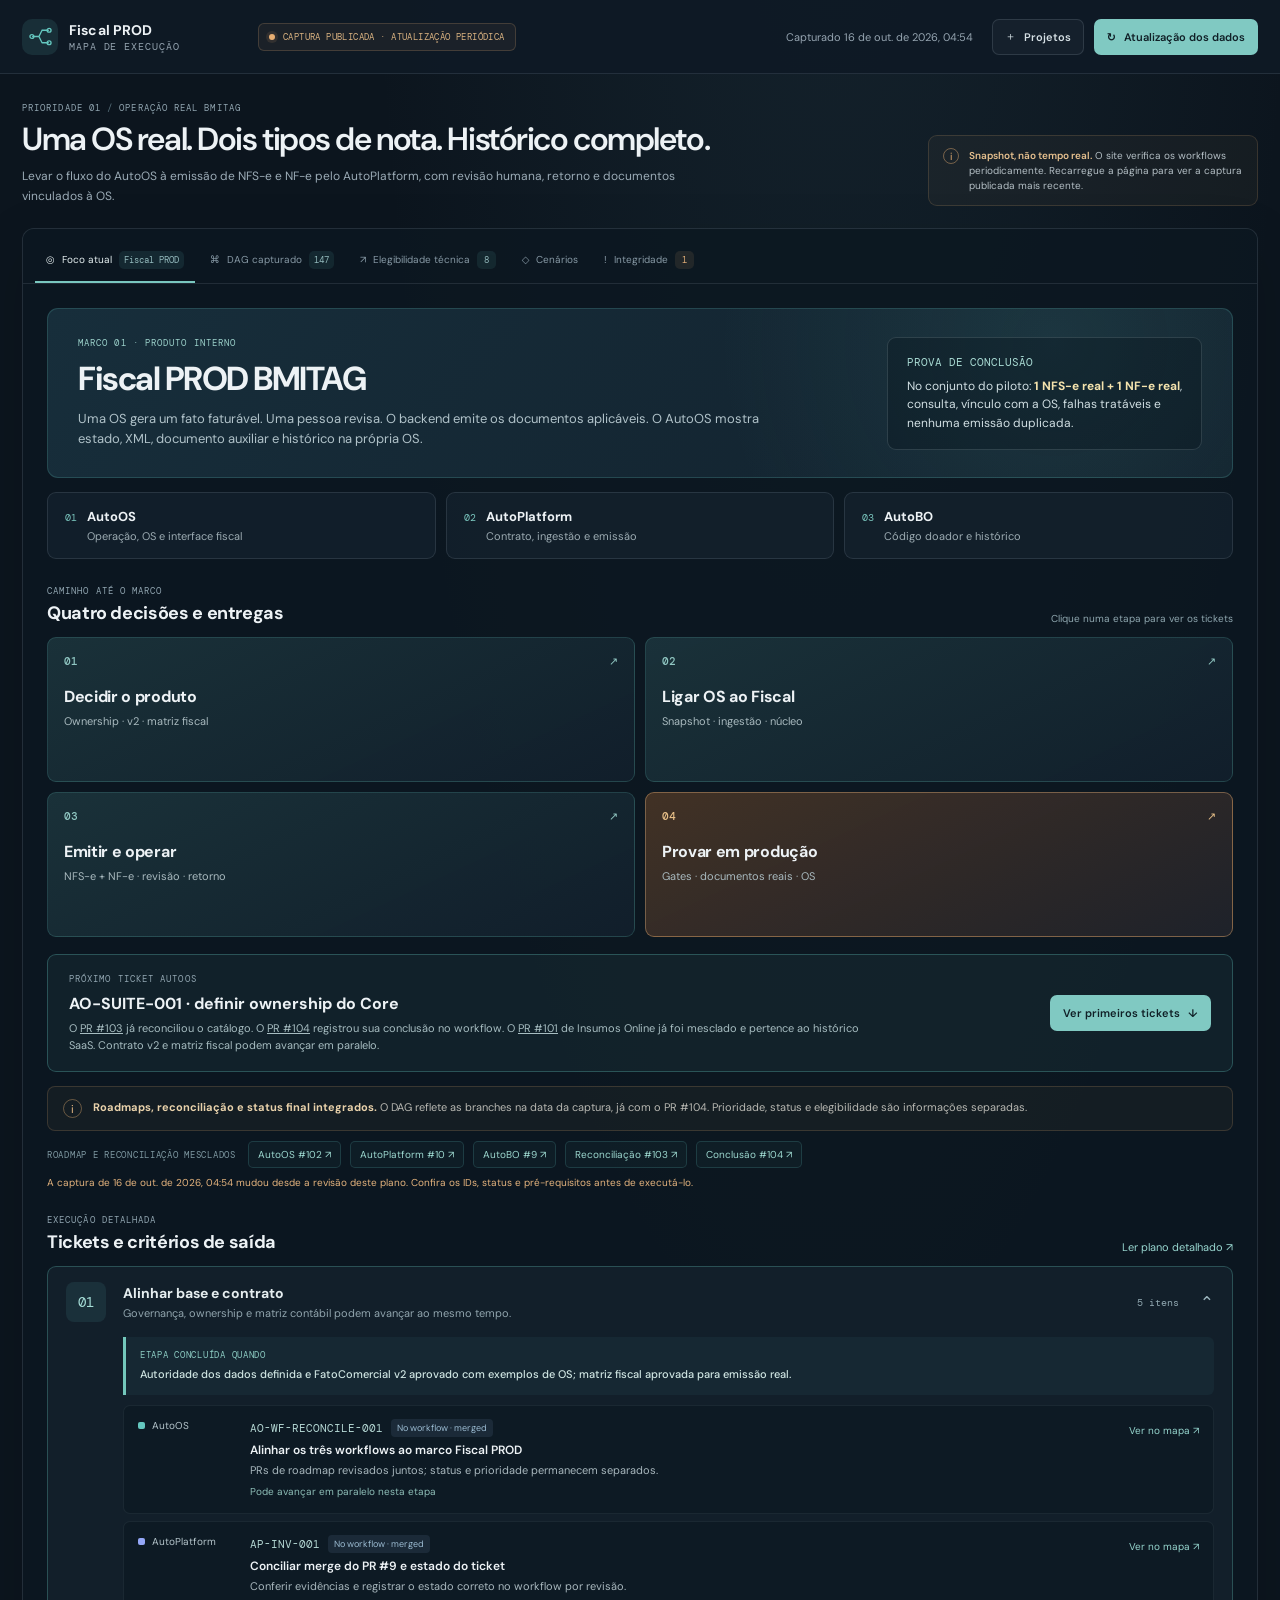
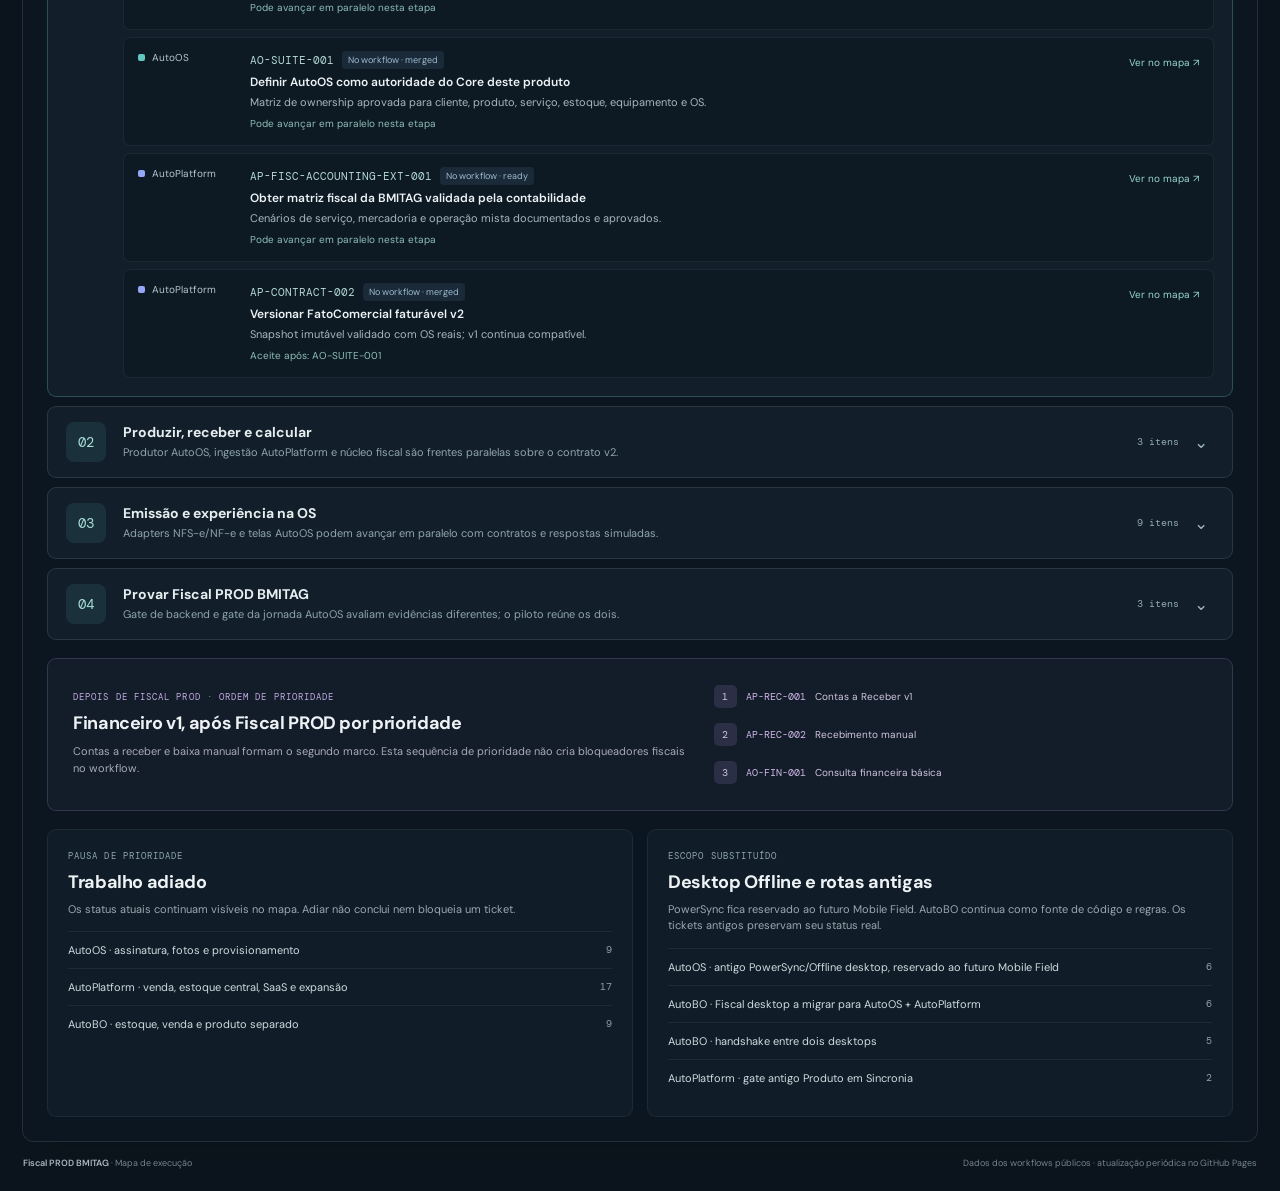
<file: workflow/index.html>
<!doctype html>
<html lang="pt-BR">
<head>
  <meta charset="utf-8">
  <meta name="viewport" content="width=device-width, initial-scale=1">
  <meta name="theme-color" content="#101b29">
  <title>Fiscal PROD BMITAG · Mapa de execução</title>
  <link rel="stylesheet" href="./styles.css?v=20260929-5">
</head>
<body>
  <header class="topbar">
    <a class="brand" href="#inicio" aria-label="Execution Map, início">
      <span class="brand-mark" aria-hidden="true"><svg viewBox="0 0 32 32"><path d="M6 16h8M18 8h8M18 24h8M14 16l4-8m-4 8 4 8"/><circle cx="5" cy="16" r="2.5"/><circle cx="27" cy="8" r="2.5"/><circle cx="27" cy="24" r="2.5"/></svg></span>
      <span><strong>Fiscal PROD</strong><small>mapa de execução</small></span>
    </a>
    <div class="capture-badge"><span class="live-dot"></span><span>CAPTURA PUBLICADA · ATUALIZAÇÃO PERIÓDICA</span></div>
    <div class="top-actions">
      <span id="captured-at" class="capture-time">Lendo captura…</span>
      <button id="manage-projects" class="button button-secondary" type="button" aria-haspopup="dialog"><span aria-hidden="true">＋</span> Projetos</button>
      <button id="refresh-snapshot" class="button button-primary" type="button" title="Entender quando os dados são atualizados"><span aria-hidden="true">↻</span> Atualização dos dados</button>
    </div>
  </header>

  <main id="inicio">
    <section class="intro">
      <div>
        <p class="eyebrow">PRIORIDADE 01 <span> / </span> OPERAÇÃO REAL BMITAG</p>
        <h1>Uma OS real. Dois tipos de nota. Histórico completo.</h1>
        <p class="intro-copy">Levar o fluxo do AutoOS à emissão de NFS-e e NF-e pelo AutoPlatform, com revisão humana, retorno e documentos vinculados à OS.</p>
      </div>
      <div class="capture-note"><span class="note-icon" aria-hidden="true">i</span><span><strong>Snapshot, não tempo real.</strong> O site verifica os workflows periodicamente. Recarregue a página para ver a captura publicada mais recente.</span></div>
    </section>

    <section class="metric-grid" aria-label="Resumo da captura">
      <article class="metric-card metric-total"><span class="metric-icon" aria-hidden="true">⌘</span><div><strong id="total-tickets">—</strong><span>tickets na captura</span></div><small id="repo-count">3 repositórios</small></article>
      <article class="metric-card"><span class="metric-icon metric-green" aria-hidden="true">✓</span><div><strong id="completed-count">—</strong><span>concluídos · merged</span></div><small>estado declarado</small></article>
      <article class="metric-card"><span class="metric-icon metric-blue" aria-hidden="true">↗</span><div><strong id="eligible-count">—</strong><span>liberados tecnicamente</span></div><small>não indica prioridade</small></article>
      <article class="metric-card"><span class="metric-icon metric-orange" aria-hidden="true">◷</span><div><strong id="waiting-count">—</strong><span>ready · aguardando deps</span></div><small>blockers ainda não merged</small></article>
      <article class="metric-card"><span class="metric-icon metric-red" aria-hidden="true">!</span><div><strong id="manual-blocked-count">—</strong><span>blocked no workflow</span></div><small>decisão humana / externa</small></article>
    </section>

    <section class="workspace plan-mode" aria-label="Plano e mapa de execução">
      <aside class="filter-panel" aria-label="Busca e filtros">
        <div class="panel-heading"><div><span class="eyebrow">EXPLORAR</span><h2>Filtros</h2></div><button id="clear-filters" class="text-button" type="button">Limpar</button></div>
        <label class="search-field"><span aria-hidden="true">⌕</span><span class="sr-only">Buscar por ID ou título</span><input id="search" type="search" placeholder="ID ou trecho do título" autocomplete="off"></label>
        <p class="filter-label">REPOSITÓRIO</p>
        <div id="repo-filters" class="check-list"></div>
        <label class="select-label" for="status-filter">Estado no workflow</label>
        <select id="status-filter"><option value="all">Todos os estados</option></select>
        <label class="select-label" for="situation-filter">Situação calculada</label>
        <select id="situation-filter">
          <option value="all">Todas as situações</option>
          <option value="eligible">Pode começar agora</option>
          <option value="waiting">Aguardando dependências</option>
          <option value="manual-blocked">Bloqueio humano / externo</option>
          <option value="in-progress">Em andamento</option>
          <option value="in-review">Em revisão</option>
          <option value="completed">Concluído</option>
          <option value="data-error">Com erro de dados</option>
          <option value="unknown">Estado desconhecido</option>
        </select>
        <div class="result-count"><span id="result-count">—</span><span>tickets correspondem</span></div>
        <div class="mini-legend">
          <p class="filter-label">ESTADO DECLARADO</p>
          <span><i class="legend-dot ready"></i> ready</span><span><i class="legend-dot progress"></i> em curso / review</span><span><i class="legend-dot merged"></i> merged</span><span><i class="legend-dot blocked"></i> blocked</span><span><i class="legend-dot unknown"></i> desconhecido</span>
        </div>
      </aside>

      <section class="map-column" aria-label="Grafo de execução">
        <div class="view-tabs" role="tablist" aria-label="Visão do mapa">
          <button class="view-tab active" id="tab-plan" role="tab" aria-selected="true" aria-controls="plan-view" type="button" data-view="plan"><span aria-hidden="true">◎</span> Foco atual <span class="tab-count">Fiscal PROD</span></button>
          <button class="view-tab" id="tab-map" role="tab" aria-selected="false" aria-controls="map-view" type="button" data-view="map"><span aria-hidden="true">⌘</span> DAG capturado <span id="graph-total" class="tab-count">—</span></button>
          <button class="view-tab" id="tab-ready" role="tab" aria-selected="false" aria-controls="ready-view" type="button" data-view="ready"><span aria-hidden="true">↗</span> Elegibilidade técnica <span id="ready-total" class="tab-count">—</span></button>
          <button class="view-tab" id="tab-scenarios" role="tab" aria-selected="false" aria-controls="scenario-view" type="button" data-view="scenarios"><span aria-hidden="true">◇</span> Cenários</button>
          <button class="view-tab" id="tab-integrity" role="tab" aria-selected="false" aria-controls="integrity-view" type="button" data-view="integrity"><span aria-hidden="true">!</span> Integridade <span id="issue-total" class="tab-count warning-count">—</span></button>
        </div>

        <div id="plan-view" class="tab-panel active" role="tabpanel" aria-labelledby="tab-plan">
          <div class="plan-hero"><div><p class="eyebrow">MARCO 01 · PRODUTO INTERNO</p><h2>Fiscal PROD BMITAG</h2><p>Uma OS gera um fato faturável. Uma pessoa revisa. O backend emite os documentos aplicáveis. O AutoOS mostra estado, XML, documento auxiliar e histórico na própria OS.</p></div><div class="plan-hero-side"><strong>Prova de conclusão</strong><span>No conjunto do piloto: <b>1 NFS-e real + 1 NF-e real</b>, consulta, vínculo com a OS, falhas tratáveis e nenhuma emissão duplicada.</span></div></div>
          <div class="role-strip" aria-label="Papel de cada repositório"><div><span>01</span><strong>AutoOS</strong><small>Operação, OS e interface fiscal</small></div><div><span>02</span><strong>AutoPlatform</strong><small>Contrato, ingestão e emissão</small></div><div><span>03</span><strong>AutoBO</strong><small>Código doador e histórico</small></div></div>
          <section class="plan-route-section"><div class="plan-section-heading"><div><p class="eyebrow">CAMINHO ATÉ O MARCO</p><h3>Quatro decisões e entregas</h3></div><span class="route-hint">Clique numa etapa para ver os tickets</span></div><div id="plan-route" class="plan-route"></div></section>
          <div class="plan-now"><div><p class="eyebrow">PRÓXIMO TICKET AUTOOS</p><h3>AO-SUITE-001 · definir ownership do Core</h3><p>O <a href="https://github.com/ph66ng2/AutoOs/pull/103" target="_blank" rel="noreferrer">PR #103</a> já reconciliou o catálogo. O <a href="https://github.com/ph66ng2/AutoOs/pull/104" target="_blank" rel="noreferrer">PR #104</a> registrou sua conclusão no workflow. O <a href="https://github.com/ph66ng2/AutoOs/pull/101" target="_blank" rel="noreferrer">PR #101</a> de Insumos Online já foi mesclado e pertence ao histórico SaaS. Contrato v2 e matriz fiscal podem avançar em paralelo.</p></div><button type="button" id="open-first-phase" class="button button-primary">Ver primeiros tickets <span aria-hidden="true">↓</span></button></div>
          <div class="plan-rule"><span aria-hidden="true">i</span><p><strong>Roadmaps, reconciliação e status final integrados.</strong> O DAG reflete as branches na data da captura, já com o PR #104. Prioridade, status e elegibilidade são informações separadas.</p></div>
          <div class="plan-prs" aria-label="Pull requests do roadmap"><span>ROADMAP E RECONCILIAÇÃO MESCLADOS</span><a href="https://github.com/ph66ng2/AutoOs/pull/102" target="_blank" rel="noreferrer">AutoOS #102 ↗</a><a href="https://github.com/ph66ng2/AutoPlatform/pull/10" target="_blank" rel="noreferrer">AutoPlatform #10 ↗</a><a href="https://github.com/ph66ng2/AutoBO/pull/9" target="_blank" rel="noreferrer">AutoBO #9 ↗</a><a href="https://github.com/ph66ng2/AutoOs/pull/103" target="_blank" rel="noreferrer">Reconciliação #103 ↗</a><a href="https://github.com/ph66ng2/AutoOs/pull/104" target="_blank" rel="noreferrer">Conclusão #104 ↗</a></div>
          <p id="plan-snapshot-note" class="plan-snapshot-note">Conferindo versão do plano e da captura…</p>
          <div class="plan-section-heading" id="plan-details"><div><p class="eyebrow">EXECUÇÃO DETALHADA</p><h3>Tickets e critérios de saída</h3></div><a href="./PLANO-FISCAL-PROPOSTO.md" target="_blank" rel="noreferrer">Ler plano detalhado ↗</a></div>
          <div id="plan-phases" class="plan-phases"></div>
          <div id="plan-next" class="plan-next"></div>
          <div class="plan-bottom-grid"><section><p class="eyebrow">PAUSA DE PRIORIDADE</p><h3>Trabalho adiado</h3><p>Os status atuais continuam visíveis no mapa. Adiar não conclui nem bloqueia um ticket.</p><div id="plan-deferred"></div></section><section><p class="eyebrow">ESCOPO SUBSTITUÍDO</p><h3>Desktop Offline e rotas antigas</h3><p>PowerSync fica reservado ao futuro Mobile Field. AutoBO continua como fonte de código e regras. Os tickets antigos preservam seu status real.</p><div id="plan-superseded"></div></section></div>
        </div>

        <div id="map-view" class="tab-panel" role="tabpanel" aria-labelledby="tab-map" hidden>
          <div class="map-toolbar">
            <div class="map-caption"><span class="caption-mark" aria-hidden="true">↔</span><div><strong>Predecessores à esquerda · sucessores à direita</strong><small id="map-caption">Cada seta confirmada vem de blockedBy.</small></div></div>
            <div class="zoom-controls" aria-label="Controles do mapa">
              <button id="zoom-out" type="button" aria-label="Diminuir zoom" title="Diminuir zoom">−</button><button id="zoom-in" type="button" aria-label="Aumentar zoom" title="Aumentar zoom">+</button><button id="fit-map" type="button" aria-label="Enquadrar tudo" title="Enquadrar tudo">⤢ <span>Enquadrar</span></button><button id="reset-map" type="button" aria-label="Voltar ao estado inicial" title="Voltar ao estado inicial">↺ <span>Início</span></button>
            </div>
          </div>
          <div id="demo-banner" class="demo-banner hidden" role="status"><span>◇</span><div><strong id="demo-title">Cenário de demonstração</strong><small id="demo-description"></small></div><button id="return-real" class="button button-secondary" type="button">Voltar à captura</button></div>
          <div class="graph-viewport" id="graph-viewport" aria-label="Área interativa do grafo; arraste para mover e use a roda para zoom">
            <svg id="graph" role="group" aria-label="Tickets conectados por dependências confirmadas" xmlns="http://www.w3.org/2000/svg">
              <defs>
                <marker id="arrow-confirmed" viewBox="0 0 10 10" refX="9" refY="5" markerWidth="7" markerHeight="7" orient="auto-start-reverse"><path d="M0 0L10 5L0 10z" class="arrow-confirmed"/></marker>
                <marker id="arrow-suggested" viewBox="0 0 10 10" refX="9" refY="5" markerWidth="7" markerHeight="7" orient="auto-start-reverse"><path d="M0 0L10 5L0 10z" class="arrow-suggested"/></marker>
              </defs>
              <g id="graph-content"></g>
            </svg>
            <div id="empty-map" class="empty-state hidden"><span aria-hidden="true">⌕</span><strong>Nenhum ticket corresponde</strong><p>Limpe os filtros ou tente outro termo.</p></div>
          </div>
          <div class="graph-legend" aria-label="Legenda de linhas e marcadores">
            <span><i class="line-sample"></i> dependência confirmada · conta para liberação</span><span><i class="line-sample suggested-line"></i> relação sugerida · não conta para liberação</span><span class="legend-direction">seta = bloqueador → ticket dependente</span>
          </div>
          <div class="graph-foot"><span id="context-note">Arraste para mover · roda / pinça para zoom · selecione um nó para focar.</span><span id="integrity-summary">Verificando integridade…</span></div>
        </div>

        <div id="ready-view" class="tab-panel" role="tabpanel" aria-labelledby="tab-ready" hidden>
          <div class="list-intro"><div><p class="eyebrow">STATUS + DEPENDÊNCIAS, SEM PRIORIDADE AUTOMÁTICA</p><h2>Liberação técnica</h2><p id="ready-note">Elegibilidade calculada pelas regras do workflow. A prioridade de execução é uma decisão separada.</p></div><span id="ready-list-count" class="large-count">—</span></div>
          <div id="ready-groups" class="ready-groups"></div>
        </div>

        <div id="scenario-view" class="tab-panel" role="tabpanel" aria-labelledby="tab-scenarios" hidden>
          <div class="list-intro"><div><p class="eyebrow">FIXTURES LOCAIS · NÃO ALTERAM OS WORKFLOWS</p><h2>Demonstração de dependências</h2><p>Carregue um exemplo para ver o grafo e o cálculo mudarem a partir dos dados, sem IDs tratados especialmente pelo produto.</p></div><span class="large-count">7</span></div>
          <div class="scenario-layout"><div id="scenario-list" class="scenario-list" role="list"></div><div id="scenario-notes" class="scenario-notes"></div></div>
        </div>

        <div id="integrity-view" class="tab-panel" role="tabpanel" aria-labelledby="tab-integrity" hidden>
          <div class="list-intro"><div><p class="eyebrow">VALIDAÇÃO DA CAPTURA</p><h2>Integridade e origem</h2><p>Falhas não removem silenciosamente os dados dos outros repositórios. Sugestões entre repositórios ficam separadas.</p></div><span id="integrity-count-large" class="large-count">—</span></div>
          <div id="integrity-list" class="integrity-list"></div>
          <section class="source-section"><div class="section-title"><div><p class="eyebrow">VERSÃO POR FONTE</p><h3>Commits lidos</h3></div><span id="freshness-label" class="freshness-label">Snapshot local</span></div><div id="source-list" class="source-list"></div></section>
          <section class="suggestion-section"><div class="section-title"><div><p class="eyebrow">NÃO BLOQUEIA NEM LIBERA</p><h3>Relações sugeridas</h3></div><span id="suggestion-count" class="soft-badge">—</span></div><div id="suggestion-list" class="suggestion-list"></div></section>
        </div>
      </section>

      <aside class="detail-panel" aria-label="Detalhes do ticket">
        <div id="detail-empty" class="detail-empty"><div class="detail-empty-icon" aria-hidden="true">⌖</div><span class="eyebrow">DETALHES DO TICKET</span><h2>Selecione um nó</h2><p>Veja o estado declarado, a situação calculada, o que ele espera e o que libera.</p><div class="detail-hint"><kbd>Enter</kbd><span>também abre um ticket focado</span></div></div>
        <div id="detail-content" class="detail-content hidden"></div>
      </aside>
    </section>

    <footer class="page-footer"><span><strong>Fiscal PROD BMITAG</strong> · Mapa de execução</span><span>Dados dos workflows públicos · atualização periódica no GitHub Pages</span></footer>
  </main>

  <dialog id="projects-dialog" class="projects-dialog" aria-labelledby="projects-title">
    <form method="dialog" class="dialog-top"><div><p class="eyebrow">SIMULAÇÃO LOCAL</p><h2 id="projects-title">Projetos conectados</h2><p>Estes campos mostram a jornada futura. Não há login nem alteração de configuração no GitHub.</p></div><button class="close-button" value="close" aria-label="Fechar">×</button></form>
    <div class="simulation-callout"><span aria-hidden="true">◇</span><span>Seleção de repositórios simulada com as três fontes desta captura. Cada linha pode pertencer a Empresa ou Pessoal. Nenhum outro repositório é importado automaticamente.</span></div>
    <div id="project-config-list" class="project-config-list"></div>
    <div class="dialog-actions"><span id="project-save-status">Alterações ficam só nesta sessão.</span><button id="save-project-config" class="button button-primary" type="button">Salvar simulação</button></div>
  </dialog>

  <dialog id="snapshot-dialog" class="projects-dialog short-dialog" aria-labelledby="snapshot-title">
    <form method="dialog" class="dialog-top"><div><p class="eyebrow">ATUALIZAÇÃO PERIÓDICA</p><h2 id="snapshot-title">Quando os tickets aparecem?</h2><p>Uma rotina do GitHub verifica os workflows a cada 30 minutos e publica uma nova captura quando os dados mudam.</p></div><button class="close-button" value="close" aria-label="Fechar">×</button></form>
    <ol class="command-steps"><li>O ticket precisa estar registrado na branch acompanhada de seu repositório: <code>AutoOs/feature</code>, <code>AutoBO/main</code> ou <code>AutoPlatform/main</code>.</li><li>A rotina relê os três arquivos e publica o novo snapshot após detectar mudança.</li><li>Recarregue esta página para ver os dados publicados. A fila do GitHub Pages pode acrescentar alguns minutos.</li></ol>
    <p class="simulation-callout"><span aria-hidden="true">i</span><span>O plano Fiscal PROD é editorial: mudanças nos tickets atualizam o DAG e os estados capturados, mas a recomendação de prioridade precisa de revisão humana.</span></p>
  </dialog>

  <script type="module" src="./app.js?v=20260930-4"></script>
</body>
</html>
</file>
<file: workflow/styles.css>
@import url('https://fonts.googleapis.com/css2?family=DM+Mono:wght@400;500&family=DM+Sans:wght@400;500;600;700&display=swap');
:root {
  color-scheme: dark;
  --ink: #edf2f5;
  --muted: #95a4b0;
  --subtle: #667683;
  --bg: #0c151e;
  --bar: #101b26;
  --panel: #121f2b;
  --panel-raised: #172532;
  --line: rgba(190, 207, 219, .12);
  --soft-line: rgba(190, 207, 219, .075);
  --mint: #64c7bf;
  --blue: #90bbec;
  --amber: #e7ae72;
  --violet: #c1a2ee;
  --red: #e28a91;
  --green: #7dc09a;
  --repo: #64c7bf;
  font-family: 'DM Sans', Inter, ui-sans-serif, system-ui, sans-serif;
  font-synthesis: none;
  text-rendering: optimizeLegibility;
}
* { box-sizing: border-box; }
html { min-width: 360px; background: var(--bg); }
body { margin: 0; color: var(--ink); background: radial-gradient(ellipse at 65% -15%, rgba(60, 99, 113, .18), transparent 40%), var(--bg); }
button, input, select { font: inherit; color: inherit; }
button { cursor: pointer; }
button:focus-visible, a:focus-visible, input:focus-visible, select:focus-visible, summary:focus-visible, [tabindex="0"]:focus-visible { outline: 2px solid #83c9c3; outline-offset: 3px; }
a { color: inherit; }
.sr-only { position: absolute; width: 1px; height: 1px; padding: 0; margin: -1px; overflow: hidden; clip: rect(0,0,0,0); white-space: nowrap; border: 0; }
.topbar { min-height: 74px; padding: 0 36px; display: flex; align-items: center; gap: 26px; border-bottom: 1px solid var(--line); background: rgba(15, 26, 37, .92); }
.brand { display: flex; align-items: center; gap: 11px; text-decoration: none; min-width: 220px; }
.brand-mark { display: grid; place-items: center; width: 36px; height: 36px; border-radius: 10px; background: rgba(100, 199, 191, .12); color: var(--mint); }
.brand-mark svg { width: 25px; height: 25px; fill: none; stroke: currentColor; stroke-width: 1.7; stroke-linecap: round; stroke-linejoin: round; }
.brand strong { display: block; font-size: 14px; letter-spacing: .01em; }
.brand small { display: block; margin-top: 1px; color: var(--muted); font: 10px 'DM Mono', monospace; letter-spacing: .09em; text-transform: uppercase; }
.capture-badge { display: flex; align-items: center; gap: 8px; padding: 7px 10px; color: #d9b280; border: 1px solid rgba(231, 174, 114, .2); border-radius: 6px; background: rgba(231, 174, 114, .06); font: 9px 'DM Mono', monospace; letter-spacing: .045em; white-space: nowrap; }
.live-dot { width: 6px; height: 6px; border-radius: 50%; background: var(--amber); box-shadow: 0 0 0 3px rgba(231,174,114,.11); }
.top-actions { margin-left: auto; display: flex; align-items: center; gap: 10px; }
.capture-time { margin-right: 9px; color: var(--muted); font-size: 11px; white-space: nowrap; }
.button { display: inline-flex; align-items: center; justify-content: center; gap: 8px; min-height: 36px; padding: 0 12px; border: 1px solid transparent; border-radius: 7px; font-size: 11px; font-weight: 600; transition-property: color, background-color, border-color, scale; transition-duration: 140ms; }
.button:active { scale: .96; }
.button-primary { color: #102027; background: #80c9c2; }
.button-primary:hover { background: #a0dbd5; }
.button-secondary { color: #d5dfe4; border-color: rgba(185, 205, 216, .15); background: rgba(207, 225, 233, .035); }
.button-secondary:hover { border-color: rgba(185, 205, 216, .28); background: rgba(207, 225, 233, .08); }
main { max-width: 1840px; margin: 0 auto; padding: 28px 36px 22px; }
.intro { display: flex; align-items: flex-end; justify-content: space-between; gap: 30px; margin-bottom: 22px; }
.eyebrow { margin: 0 0 8px; color: #91a5b0; font: 9px 'DM Mono', monospace; letter-spacing: .12em; text-transform: uppercase; }
.intro .eyebrow span { color: #59717c; }
h1 { margin: 0; font-size: clamp(24px, 2.5vw, 32px); letter-spacing: -.045em; font-weight: 600; line-height: 1.12; }
.intro-copy { margin: 9px 0 0; max-width: 660px; color: #9babb6; font-size: 12px; line-height: 1.65; }
.capture-note { display: flex; align-items: flex-start; gap: 10px; max-width: 330px; padding: 12px 14px; border: 1px solid rgba(231, 174, 114, .17); border-radius: 9px; color: #b4bfc5; background: rgba(231, 174, 114, .045); font-size: 10px; line-height: 1.5; }
.capture-note strong { color: #e7c18f; font-weight: 600; }
.note-icon { flex: 0 0 auto; display: grid; place-items: center; width: 16px; height: 16px; border: 1px solid rgba(231,174,114,.45); border-radius: 50%; color: var(--amber); font-size: 10px; }
.metric-grid { display: none; grid-template-columns: repeat(5,minmax(135px,1fr)); gap: 10px; margin-bottom: 16px; }
body.show-capture-metrics .metric-grid { display: grid; }
.metric-card { position: relative; display: flex; align-items: center; gap: 12px; min-height: 78px; padding: 14px 15px; border: 1px solid var(--soft-line); border-radius: 10px; background: linear-gradient(140deg, rgba(23, 37, 50, .96), rgba(16, 28, 40, .96)); }
.metric-icon { display: grid; place-items: center; flex: 0 0 33px; height: 33px; border-radius: 9px; color: #becbd3; background: rgba(194, 213, 222, .075); font-size: 16px; }
.metric-green { color: var(--green); background: rgba(125,192,154,.1); }
.metric-blue { color: var(--blue); background: rgba(144,187,236,.1); }
.metric-orange { color: var(--amber); background: rgba(231,174,114,.1); }
.metric-red { color: var(--red); background: rgba(226,138,145,.1); }
.metric-card strong { display: block; font-size: 22px; font-weight: 600; line-height: 1; font-variant-numeric: tabular-nums; }
.metric-card div span { display: block; margin-top: 4px; color: #b2bec6; font-size: 10px; }
.metric-card > small { margin-left: auto; align-self: flex-start; color: #70818d; font-size: 9px; white-space: nowrap; }
.workspace { display: grid; grid-template-columns: 220px minmax(450px,1fr) 315px; align-items: start; min-height: 800px; border: 1px solid var(--line); border-radius: 12px; overflow: hidden; background: rgba(16, 27, 38, .68); box-shadow: 0 20px 60px rgba(0,0,0,.13); }
.filter-panel, .detail-panel { position: sticky; top: 0; min-height: 800px; align-self: stretch; background: rgba(18, 31, 43, .83); }
.filter-panel { padding: 20px 15px 17px; border-right: 1px solid var(--line); }
.panel-heading { display: flex; justify-content: space-between; align-items: flex-end; margin-bottom: 16px; }
.panel-heading .eyebrow { margin-bottom: 4px; }
.panel-heading h2 { margin: 0; font-size: 15px; font-weight: 600; }
.text-button { padding: 3px 0; border: 0; color: #89c9c4; background: transparent; font-size: 10px; }
.text-button:hover { color: #b5eeea; text-decoration: underline; }
.search-field { display: flex; align-items: center; gap: 8px; min-height: 37px; padding: 0 10px; border: 1px solid rgba(190,207,219,.14); border-radius: 7px; color: #90a3ad; background: rgba(6, 16, 25, .38); }
.search-field > span:first-child { font-size: 18px; line-height: 1; }
.search-field input { width: 100%; min-width: 0; border: 0; outline: 0; color: var(--ink); background: transparent; font-size: 10px; }
.search-field input::placeholder { color: #71828d; }
.filter-label { margin: 22px 0 9px; color: #7f929d; font: 9px 'DM Mono',monospace; letter-spacing: .11em; }
.check-list { display: grid; gap: 3px; }
.check-row { display: flex; align-items: center; gap: 8px; min-height: 31px; color: #cad4da; cursor: pointer; }
.check-row input, .project-included input { width: 14px; height: 14px; margin: 0; accent-color: #70bbb5; }
.repo-swatch { display: inline-block; flex: 0 0 8px; width: 8px; height: 8px; border-radius: 3px; background: var(--repo); box-shadow: 0 0 0 3px color-mix(in srgb, var(--repo) 16%, transparent); }
.check-name { flex: 1; font-size: 10px; }
.check-row small { color: #73838d; font: 9px 'DM Mono',monospace; }
.select-label { display: block; margin: 18px 0 6px; color: #aab7bf; font-size: 10px; }
.filter-panel select, .project-config-fields select, .project-config-fields input { width: 100%; min-height: 35px; padding: 0 9px; border: 1px solid rgba(190,207,219,.13); border-radius: 6px; color: #dce3e7; background-color: #121f2b; font-size: 10px; }
.filter-panel select option, .project-config-fields select option { background: #13202b; }
.result-count { display: flex; gap: 5px; margin-top: 17px; padding: 9px 0 11px; border-top: 1px solid var(--soft-line); color: #8798a3; font-size: 9px; }
.result-count span:first-child { color: #d8e2e6; font: 11px 'DM Mono', monospace; }
.mini-legend { display: grid; grid-template-columns: 1fr; gap: 8px; padding-top: 5px; color: #9daab2; font-size: 9px; }
.mini-legend .filter-label { margin: 10px 0 2px; }
.mini-legend span { display: flex; align-items: center; gap: 7px; }
.legend-dot { display: inline-block; width: 8px; height: 8px; border-radius: 3px; background: #7c9cae; }
.legend-dot.ready { background: var(--blue); }
.legend-dot.progress { background: var(--amber); }
.legend-dot.merged { background: var(--green); }
.legend-dot.blocked { background: var(--red); }
.legend-dot.unknown { background: #9ba5ad; }
.map-column { min-width: 0; background: rgba(11, 20, 29, .45); }
.view-tabs { display: flex; gap: 4px; min-height: 55px; padding: 9px 12px 0; border-bottom: 1px solid var(--line); overflow-x: auto; scrollbar-width: thin; }
.view-tab { display: inline-flex; flex: 0 0 auto; align-items: center; gap: 7px; min-height: 45px; padding: 0 11px; border: 0; border-bottom: 2px solid transparent; color: #8799a5; background: transparent; font-size: 10px; transition-property: color,border-color; transition-duration: 130ms; }
.view-tab:hover { color: #dae4e8; }
.view-tab.active { border-bottom-color: #79c7bf; color: #e6f0f1; }
.tab-count { display: inline-grid; place-items: center; min-width: 19px; height: 18px; padding: 0 5px; border-radius: 5px; color: #93b9bc; background: rgba(100, 199, 191, .1); font: 9px 'DM Mono',monospace; }
.warning-count { color: #e0ad77; background: rgba(231,174,114,.1); }
.tab-panel[hidden] { display: none !important; }
.workspace.plan-mode { display: block; min-height: 0; }
.workspace.plan-mode > .filter-panel, .workspace.plan-mode > .detail-panel { display: none; }
.workspace.plan-mode > .map-column { width: 100%; }
#plan-view { padding: 24px; }
.plan-hero { display: grid; grid-template-columns: minmax(0,1fr) minmax(240px,315px); gap: 30px; align-items: center; min-height: 170px; padding: 26px 30px; border: 1px solid rgba(100,199,191,.2); border-radius: 11px; background: radial-gradient(circle at 85% 20%,rgba(100,199,191,.11),transparent 33%),linear-gradient(130deg,#172e3b,#12212d); }
.plan-hero .eyebrow { color: #9cd2cb; }
.plan-hero h2 { margin: 0; font-size: clamp(24px,2.6vw,34px); letter-spacing: -.045em; }
.plan-hero p:last-child { max-width: 690px; margin: 9px 0 0; color: #b0c2c9; font-size: 13px; line-height: 1.6; }
.plan-hero-side { display: grid; gap: 8px; padding: 17px 19px; border: 1px solid rgba(189,215,216,.16); border-radius: 9px; background: rgba(8,19,27,.34); }
.plan-hero-side strong { color: #a8dad3; font: 11px 'DM Mono',monospace; text-transform: uppercase; }
.plan-hero-side span { color: #d1dfe3; font-size: 12px; line-height: 1.55; }
.plan-hero-side code { color: #a8dad3; font: 11px 'DM Mono',monospace; }
.plan-hero-side b { color: #f4e3ad; }
.role-strip { display: grid; grid-template-columns: repeat(3,minmax(0,1fr)); gap: 10px; margin: 14px 0 26px; }
.role-strip > div { display: grid; grid-template-columns: auto 1fr; column-gap: 10px; align-items: baseline; padding: 15px 17px; border: 1px solid rgba(190,207,219,.13); border-radius: 9px; background: rgba(22,36,48,.65); }
.role-strip span { color: #7bc7bf; font: 10px 'DM Mono',monospace; }
.role-strip strong { font-size: 13px; }
.role-strip small { grid-column: 2; margin-top: 4px; color: #9cabb2; font-size: 11px; }
.plan-route-section { margin: 0 0 17px; }
.route-hint { color: #8fa7af; font-size: 10px; }
.plan-route { display: grid; grid-template-columns: repeat(4,minmax(0,1fr)); gap: 10px; }
.route-card { display: flex; flex-direction: column; min-width: 0; min-height: 145px; padding: 16px; border: 1px solid rgba(100,199,191,.2); border-radius: 9px; color: inherit; background: linear-gradient(155deg,rgba(29,54,62,.85),rgba(18,32,44,.88)); text-align: left; transition: border-color 150ms, transform 150ms, background 150ms; }
.route-card:hover { transform: translateY(-2px); border-color: rgba(100,199,191,.6); background: linear-gradient(155deg,rgba(33,68,72,.9),rgba(20,38,49,.95)); }
.route-card.route-goal { border-color: rgba(231,174,114,.43); background: linear-gradient(155deg,rgba(75,54,38,.86),rgba(32,35,43,.9)); }
.route-card.route-goal:hover { border-color: rgba(231,174,114,.8); }
.route-top { display: flex; justify-content: space-between; width: 100%; margin-bottom: 19px; color: #91c8c3; font: 11px 'DM Mono',monospace; }
.route-goal .route-top { color: #e7bf88; }
.route-top b { font-weight: 500; }
.route-card > strong { font-size: 16px; line-height: 1.25; letter-spacing: -.02em; }
.route-card > small { margin-top: 7px; color: #a9babf; font-size: 11px; line-height: 1.4; }
.plan-now { display: flex; align-items: center; justify-content: space-between; gap: 24px; margin-bottom: 14px; padding: 18px 21px; border: 1px solid rgba(100,199,191,.3); border-radius: 9px; background: rgba(100,199,191,.065); }
.plan-now h3 { margin: 0; font-size: 16px; }
.plan-now p:last-child { max-width: 810px; margin: 6px 0 0; color: #a7bdc1; font-size: 11px; line-height: 1.5; }
.plan-now code { color: #b0d6d3; font: inherit; }
.plan-now .button { flex: 0 0 auto; }
.plan-rule { display: flex; align-items: flex-start; gap: 11px; margin: 14px 0 7px; padding: 12px 15px; border: 1px solid rgba(231,174,114,.18); border-radius: 8px; background: rgba(231,174,114,.045); }
.plan-rule > span { display: grid; place-items: center; flex: 0 0 19px; width: 19px; height: 19px; border: 1px solid rgba(231,174,114,.4); border-radius: 50%; color: #ebbd86; font-size: 11px; }
.plan-rule p { margin: 0; color: #b8b8b2; font-size: 11px; line-height: 1.55; }
.plan-rule strong { color: #e9d2ab; }
.plan-prs { display: flex; flex-wrap: wrap; align-items: center; gap: 9px; margin: 10px 0 7px; }
.plan-prs span { margin-right: 3px; color: #7e98a1; font: 9px 'DM Mono',monospace; letter-spacing: .08em; }
.plan-prs a { padding: 6px 9px; border: 1px solid rgba(100,199,191,.18); border-radius: 5px; color: #9dd9d0; background: rgba(100,199,191,.04); font-size: 10px; text-decoration: none; }
.plan-prs a:hover { border-color: rgba(100,199,191,.5); color: #d2f5ef; }
.plan-snapshot-note { margin: 0 0 24px; color: #81969e; font-size: 10px; line-height: 1.5; }
.plan-snapshot-note.outdated { color: #e4b37d; }
.plan-section-heading { display: flex; align-items: end; justify-content: space-between; gap: 15px; margin-bottom: 12px; }
.plan-section-heading .eyebrow { margin-bottom: 4px; }
.plan-section-heading h3, .plan-next h3, .plan-bottom-grid h3 { margin: 0; font-size: 18px; letter-spacing: -.02em; }
.plan-section-heading a { color: #98d6cf; font-size: 11px; text-decoration: none; white-space: nowrap; }
.plan-section-heading a:hover { text-decoration: underline; }
.plan-phases { display: grid; gap: 9px; }
.plan-phase { border: 1px solid rgba(190,207,219,.14); border-radius: 9px; background: rgba(22,36,48,.7); overflow: hidden; }
.plan-phase { scroll-margin-top: 18px; }
.plan-phase[open] { border-color: rgba(100,199,191,.29); }
.plan-phase > summary { display: grid; grid-template-columns: 42px minmax(0,1fr) auto 20px; align-items: center; gap: 15px; min-height: 70px; padding: 12px 18px; list-style: none; cursor: pointer; }
.plan-phase > summary::-webkit-details-marker { display: none; }
.plan-phase-number { display: grid; place-items: center; width: 40px; height: 40px; border-radius: 8px; color: #a6ded8; background: rgba(100,199,191,.1); font: 14px 'DM Mono',monospace; }
.plan-phase-title strong, .plan-phase-title small { display: block; }
.plan-phase-title strong { color: #e5edef; font-size: 14px; }
.plan-phase-title small { margin-top: 4px; color: #90a4ad; font-size: 11px; line-height: 1.4; }
.plan-phase-count { color: #91a8b1; font: 10px 'DM Mono',monospace; white-space: nowrap; }
.plan-chevron { color: #9bb5bd; font-size: 17px; transition: transform 150ms; }
.plan-phase[open] .plan-chevron { transform: rotate(180deg); }
.plan-phase-body { padding: 0 18px 18px 75px; }
.plan-exit { display: grid; gap: 5px; padding: 12px 14px; border-left: 3px solid #73c7bb; border-radius: 0 6px 6px 0; background: rgba(100,199,191,.055); }
.plan-exit span { color: #8ccbc2; font: 9px 'DM Mono',monospace; letter-spacing: .08em; }
.plan-exit strong { color: #d0e6e3; font-size: 11px; font-weight: 500; line-height: 1.5; }
.plan-items { display: grid; gap: 7px; margin-top: 10px; }
.plan-item { display: grid; grid-template-columns: 100px minmax(0,1fr) 98px; align-items: start; gap: 12px; padding: 13px 14px; border: 1px solid var(--soft-line); border-radius: 7px; background: rgba(7,18,27,.35); }
.plan-repo { display: inline-flex; align-items: center; gap: 7px; color: #b6c6cc; font-size: 10px; white-space: nowrap; }
.plan-repo::before { content: ''; width: 7px; height: 7px; border-radius: 2px; background: var(--repo); }
.plan-item-main { min-width: 0; }
.plan-item-top { display: flex; flex-wrap: wrap; align-items: center; gap: 8px; }
.plan-item-top code { color: #b4d7d3; font: 11px 'DM Mono',monospace; }
.plan-source-status { padding: 3px 6px; border-radius: 4px; color: #e6bd8b; background: rgba(231,174,114,.1); font-size: 9px; }
.plan-source-status.in-source { color: #9bbbd1; background: rgba(144,187,236,.1); }
.plan-item h4 { margin: 5px 0 4px; font-size: 12px; font-weight: 600; }
.plan-item p { margin: 0; color: #a8b7bd; font-size: 11px; line-height: 1.5; }
.plan-item-main > small { display: block; margin-top: 7px; color: #8ebeb7; font-size: 10px; line-height: 1.45; }
.plan-map-link { padding: 5px 0; border: 0; color: #96d6ce; background: none; font-size: 10px; text-align: right; white-space: nowrap; }
.plan-map-link:hover { color: #ceede8; text-decoration: underline; }
.plan-next { display: grid; grid-template-columns: minmax(0,1fr) minmax(310px,.8fr); gap: 24px; align-items: center; margin-top: 18px; padding: 22px 25px; border: 1px solid rgba(193,162,238,.19); border-radius: 9px; background: rgba(193,162,238,.045); }
.plan-next .eyebrow { color: #c3ace3; }
.plan-next p:not(.eyebrow) { max-width: 620px; margin: 8px 0 0; color: #a7aab9; font-size: 11px; line-height: 1.55; }
.plan-future-items { display: grid; gap: 7px; }
.plan-future-items span { display: flex; align-items: center; gap: 9px; min-height: 31px; color: #d2c7df; font-size: 10px; }
.plan-future-items b { display: grid; place-items: center; flex: 0 0 23px; height: 23px; border-radius: 5px; background: rgba(193,162,238,.14); font: 10px 'DM Mono',monospace; }
.plan-future-items code { color: #cfb8e8; font: 10px 'DM Mono',monospace; }
.plan-bottom-grid { display: grid; grid-template-columns: 1fr 1fr; gap: 14px; margin-top: 18px; }
.plan-bottom-grid > section { min-width: 0; padding: 20px; border: 1px solid var(--soft-line); border-radius: 9px; background: rgba(22,36,48,.5); }
.plan-bottom-grid p:not(.eyebrow) { margin: 7px 0 14px; color: #9aa9b0; font-size: 11px; line-height: 1.5; }
.plan-archive-group { border-top: 1px solid var(--soft-line); }
.plan-archive-group > summary { display: flex; justify-content: space-between; gap: 9px; padding: 11px 0; color: #d0dbdf; font-size: 11px; cursor: pointer; }
.plan-archive-group > summary span { color: #8ea0aa; font: 10px 'DM Mono',monospace; }
.plan-archive-group p { display: flex; flex-wrap: wrap; gap: 5px; margin: 0 0 11px !important; }
.plan-archive-group code { padding: 4px 6px; border-radius: 4px; color: #9db5bc; background: rgba(188,211,219,.065); font: 9px 'DM Mono',monospace; }
.map-toolbar { display: flex; align-items: center; justify-content: space-between; gap: 12px; min-height: 62px; padding: 9px 14px; border-bottom: 1px solid var(--soft-line); }
.map-caption { display: flex; align-items: center; gap: 9px; min-width: 0; }
.caption-mark { display: grid; place-items: center; flex: 0 0 29px; width: 29px; height: 29px; border: 1px solid rgba(100,199,191,.16); border-radius: 8px; color: var(--mint); background: rgba(100,199,191,.06); font-size: 15px; }
.map-caption strong, .map-caption small { display: block; }
.map-caption strong { font-size: 10px; font-weight: 600; }
.map-caption small { margin-top: 3px; color: #82949f; font-size: 9px; }
.zoom-controls { display: flex; gap: 4px; flex: 0 0 auto; }
.zoom-controls button { display: inline-flex; align-items: center; justify-content: center; gap: 4px; min-width: 29px; height: 29px; padding: 0 7px; border: 1px solid var(--line); border-radius: 6px; color: #afbdc4; background: rgba(218,230,235,.035); font-size: 13px; }
.zoom-controls button:hover { color: #f0f5f6; background: rgba(218,230,235,.09); }
.zoom-controls button span { font-size: 9px; }
.demo-banner { display: flex; align-items: center; gap: 9px; min-height: 46px; padding: 7px 14px; border-bottom: 1px solid rgba(193,162,238,.17); background: rgba(193,162,238,.07); color: #d8c7f3; }
.demo-banner > span { font-size: 17px; }
.demo-banner div { flex: 1; min-width: 0; }
.demo-banner strong, .demo-banner small { display: block; }
.demo-banner strong { font-size: 10px; }
.demo-banner small { margin-top: 2px; color: #ae9acb; font-size: 9px; }
.demo-banner .button { min-height: 28px; font-size: 9px; }
.graph-viewport { position: relative; height: min(77vh, 790px); min-height: 560px; overflow: hidden; background-color: #0d1822; background-image: radial-gradient(rgba(164,192,202,.14) .7px, transparent .7px); background-size: 20px 20px; touch-action: none; cursor: grab; }
.graph-viewport:active { cursor: grabbing; }
#graph { display: block; width: 100%; height: 100%; overflow: visible; }
#graph-content { user-select: none; }
.lane-background { fill: rgba(29, 45, 57, .31); stroke: rgba(180,202,211,.08); stroke-width: 1; }
.lane-title { fill: #d0dce0; font: 600 14px 'DM Sans',sans-serif; letter-spacing: .01em; }
.lane-branch { fill: #71848f; font: 10px 'DM Mono',monospace; }
.graph-edge { fill: none; stroke-width: 1.65; transition-property: opacity,stroke-width; transition-duration: 120ms; }
.graph-edge.confirmed { stroke: #76a6ae; }
.graph-edge.suggested { stroke: #cb9a65; stroke-dasharray: 5 6; stroke-width: 1.35; }
.graph-edge.cycle-edge { stroke: #ee828a; stroke-width: 2.2; }
.arrow-confirmed { fill: #82b5bb; }
.arrow-suggested { fill: #e0ac72; }
.ticket-node { cursor: pointer; transition-property: opacity; transition-duration: 120ms; }
.node-card { fill: #192b38; stroke: rgba(160,187,199,.22); stroke-width: 1; filter: drop-shadow(0 4px 8px rgba(0,0,0,.18)); }
.node-repo-stripe { fill: var(--repo); }
.node-id { fill: #e1eaed; font: 600 11px 'DM Mono',monospace; }
.node-title { fill: #9eafb8; font: 10px 'DM Sans',sans-serif; }
.node-state { fill: #82c5be; font: 9px 'DM Sans',sans-serif; }
.status-merged .node-state { fill: #87cea3; }
.status-blocked .node-state { fill: #eaa0a5; }
.status-review .node-state, .status-in_progress .node-state { fill: #e4b77f; }
.status-unknown .node-state, .status-waiting_external .node-state { fill: #c5b9d9; }
.status-merged .node-card { fill: #172d31; stroke: rgba(125,192,154,.32); }
.status-ready .node-card { stroke: rgba(144,187,236,.38); }
.status-blocked .node-card { fill: #30232b; stroke: rgba(226,138,145,.35); }
.status-review .node-card, .status-in_progress .node-card { fill: #2b2b2a; stroke: rgba(231,174,114,.32); }
.status-unknown .node-card, .has-error .node-card { fill: #2d2930; stroke: rgba(226,138,145,.64); stroke-dasharray: 4 2; }
.ticket-node:hover .node-card, .ticket-node:focus-visible .node-card { stroke: #9ddbd5; stroke-width: 2; }
.ticket-node.selected .node-card { fill: #1d3840; stroke: #80d3cb; stroke-width: 2; }
.ticket-node.in-cycle .node-card { stroke: #f08188; stroke-width: 2; }
.empty-state { position: absolute; inset: 20px; display: grid; align-content: center; justify-items: center; pointer-events: none; color: #a9b8bf; text-align: center; background: rgba(12,21,30,.76); }
.empty-state > span { font-size: 23px; color: #8fcac4; }
.empty-state strong { margin-top: 9px; font-size: 13px; }
.empty-state p { color: #8b9ca5; font-size: 10px; }
.hidden { display: none !important; }
.graph-legend { display: flex; align-items: center; flex-wrap: wrap; gap: 14px; padding: 11px 15px 7px; color: #94a4ad; font-size: 9px; }
.line-sample { display: inline-block; width: 24px; margin: 0 6px 2px 0; border-top: 2px solid #76a6ae; vertical-align: middle; }
.suggested-line { border-top: 2px dashed #cb9a65; }
.legend-direction { margin-left: auto; color: #738690; }
.graph-foot { display: flex; justify-content: space-between; gap: 12px; padding: 8px 15px 12px; border-top: 1px solid var(--soft-line); color: #768892; font-size: 9px; }
.graph-foot #integrity-summary { color: #86bda7; }
.graph-foot #integrity-summary.has-issues { color: #eda6a3; }
.detail-panel { border-left: 1px solid var(--line); }
.detail-empty { display: flex; flex-direction: column; align-items: flex-start; padding: 34px 22px; }
.detail-empty-icon { display: grid; place-items: center; width: 46px; height: 46px; margin-bottom: 27px; border: 1px solid rgba(100,199,191,.2); border-radius: 13px; color: var(--mint); background: rgba(100,199,191,.07); font-size: 22px; }
.detail-empty .eyebrow { margin-bottom: 8px; }
.detail-empty h2 { margin: 0; font-size: 17px; font-weight: 600; }
.detail-empty > p { margin: 8px 0 20px; color: #91a2ac; font-size: 11px; line-height: 1.65; }
.detail-hint { display: flex; align-items: center; gap: 7px; color: #71838e; font-size: 9px; }
kbd { min-width: 35px; padding: 4px 7px; border: 1px solid rgba(195,211,219,.17); border-radius: 5px; color: #c3d0d6; background: rgba(195,211,219,.055); text-align: center; font: 9px 'DM Mono',monospace; }
.detail-content { height: 100%; }
.detail-scroll { max-height: min(100vh, 940px); padding: 17px 16px 24px; overflow-y: auto; scrollbar-color: rgba(168,190,201,.22) transparent; scrollbar-width: thin; }
.detail-topline { display: flex; align-items: center; justify-content: space-between; }
.repo-chip { display: inline-flex; align-items: center; gap: 7px; color: #c3d0d5; font-size: 9px; }
.repo-chip i { width: 8px; height: 8px; border-radius: 3px; background: var(--repo); }
.icon-button { display: grid; place-items: center; width: 26px; height: 26px; border: 1px solid var(--line); border-radius: 6px; color: #9cabb3; background: transparent; font-size: 15px; }
.icon-button:hover { color: var(--ink); background: rgba(220,230,233,.08); }
.ticket-id-large { margin: 22px 0 6px; color: #82c8c1; font: 11px 'DM Mono',monospace; letter-spacing: .035em; }
.detail-title { margin: 0; font-size: 18px; line-height: 1.28; letter-spacing: -.025em; font-weight: 600; }
.detail-meta { display: flex; align-items: center; flex-wrap: wrap; gap: 7px; margin-top: 12px; }
.state-pill { display: inline-flex; align-items: center; gap: 5px; padding: 5px 7px; border: 1px solid rgba(144,187,236,.16); border-radius: 5px; color: #b4d3f0; background: rgba(144,187,236,.06); font-size: 9px; }
.state-pill i { font-style: normal; }
.state-blocked { border-color: rgba(226,138,145,.2); color: #efb0b2; background: rgba(226,138,145,.065); }
.state-merged { border-color: rgba(125,192,154,.18); color: #abd9b8; background: rgba(125,192,154,.065); }
.state-in_progress, .state-review { border-color: rgba(231,174,114,.19); color: #e5c08d; background: rgba(231,174,114,.06); }
.branch-meta { color: #71838d; font: 9px 'DM Mono',monospace; }
.situation-card { display: grid; gap: 5px; margin: 15px 0 11px; padding: 11px 12px; border: 1px solid rgba(100,199,191,.16); border-radius: 8px; background: rgba(100,199,191,.055); }
.situation-card .eyebrow { margin: 0; color: #85aaa9; font-size: 8px; }
.situation-card strong { color: #b6e1db; font-size: 11px; }
.situation-card small { color: #91a5ac; font-size: 9px; line-height: 1.45; }
.situation-manual-blocked { border-color: rgba(226,138,145,.18); background: rgba(226,138,145,.05); }
.situation-manual-blocked strong, .situation-data-error strong { color: #edb5b4; }
.situation-data-error { border-color: rgba(226,138,145,.3); background: rgba(226,138,145,.075); }
.situation-completed { border-color: rgba(125,192,154,.2); background: rgba(125,192,154,.06); }
.situation-completed strong { color: #b0dabc; }
.node-error-list { margin: 9px 0; padding: 8px 10px; border-left: 2px solid var(--red); background: rgba(226,138,145,.055); }
.node-error-list p { margin: 2px 0; color: #e7b4b4; font-size: 9px; line-height: 1.5; }
.full-button { width: 100%; margin: 2px 0 8px; }
.source-link { display: inline-flex; align-items: center; justify-content: space-between; width: 100%; padding: 9px 0 13px; border-bottom: 1px solid var(--soft-line); color: #91c9c5; text-decoration: none; font-size: 9px; }
.source-link:hover { color: #c0f0eb; }
.detail-section { padding: 13px 0 8px; border-bottom: 1px solid var(--soft-line); }
.section-title { display: flex; align-items: center; justify-content: space-between; gap: 12px; }
.section-title h3 { margin: 0; font-size: 12px; font-weight: 600; }
.section-title h3 span { color: #80c8c1; font: 10px 'DM Mono',monospace; }
.section-title .eyebrow { margin: 0 0 4px; font-size: 8px; }
.section-title.small { margin-bottom: 8px; }
.related-row { position: relative; display: grid; grid-template-columns: 7px minmax(0,1fr) auto; align-items: center; gap: 7px; width: 100%; min-height: 42px; padding: 6px 7px; border: 1px solid transparent; border-radius: 6px; color: inherit; background: transparent; text-align: left; }
.related-row:hover { border-color: rgba(151,179,191,.13); background: rgba(211,229,235,.035); }
.related-row::before { content: ""; width: 6px; height: 6px; border-radius: 2px; background: var(--repo, #8ba6b0); }
.related-project { display: none; }
.related-copy { min-width: 0; }
.related-copy strong, .related-copy small { display: block; overflow: hidden; text-overflow: ellipsis; white-space: nowrap; }
.related-copy strong { color: #c8d5db; font: 10px 'DM Mono',monospace; }
.related-copy small { margin-top: 2px; color: #84959f; font-size: 9px; }
.related-status { color: #8599a3; font-size: 8px; white-space: nowrap; }
.related-status.status-text-merged { color: #8dcba1; }
.related-status.status-text-blocked { color: #e99d9f; }
.related-status.status-text-ready { color: #9ec7ec; }
.related-why { grid-column: 2 / -1; color: #71838d; font-size: 8px; }
.empty-copy { margin: 6px 2px; color: #7f909b; font-size: 9px; line-height: 1.55; }
.suggested-detail { border: 1px dashed rgba(231,174,114,.23); border-radius: 7px; margin-top: 11px; padding: 11px 8px 8px; }
.suggested-detail .eyebrow { color: #c49b6d; }
.evidence-note { margin: 2px 7px 10px; color: #c4a37a; font-size: 8px; line-height: 1.5; }
.evidence-note small { color: #8f806f; }
.ticket-field { border-bottom: 1px solid var(--soft-line); }
.ticket-field summary { padding: 11px 1px; color: #b0bdc4; cursor: pointer; list-style: none; font-size: 10px; }
.ticket-field summary::-webkit-details-marker { display: none; }
.ticket-field summary::after { content: "+"; float: right; color: #788b95; font: 13px 'DM Mono',monospace; }
.ticket-field[open] summary::after { content: "−"; }
.ticket-field p, .ticket-field li { color: #98a8b1; font-size: 9px; line-height: 1.6; }
.ticket-field ul { padding-left: 17px; }
.ticket-field pre { overflow-x: auto; color: #9baeb7; font: 8px/1.55 'DM Mono',monospace; white-space: pre-wrap; word-break: break-word; }
.ticket-footnote { padding-top: 12px; color: #80919b; font-size: 9px; }
.list-intro { display: flex; align-items: flex-end; justify-content: space-between; gap: 16px; min-height: 128px; padding: 20px 20px 18px; border-bottom: 1px solid var(--line); background: radial-gradient(ellipse at 90% 0,rgba(100,199,191,.07),transparent 54%); }
.list-intro .eyebrow { margin-bottom: 7px; color: #83a9a7; }
.list-intro h2 { margin: 0; font-size: 19px; letter-spacing: -.025em; }
.list-intro p:not(.eyebrow) { max-width: 560px; margin: 7px 0 0; color: #8fa0a9; font-size: 10px; line-height: 1.5; }
.large-count { color: #a5d7d0; font: 27px 'DM Mono',monospace; }
.ready-groups { display: grid; gap: 16px; padding: 17px 20px 28px; }
.ready-group-heading { display: flex; align-items: center; gap: 9px; margin-bottom: 8px; }
.ready-group-heading h3 { margin: 0; font-size: 12px; font-weight: 600; }
.ready-group-heading > span:last-child { margin-left: auto; color: #778992; font-size: 9px; }
.ready-card-list { display: grid; gap: 6px; }
.ready-card { display: grid; grid-template-columns: 30px minmax(0,1fr) auto; align-items: center; gap: 10px; width: 100%; min-height: 69px; padding: 10px 12px; border: 1px solid var(--line); border-radius: 8px; color: inherit; background: rgba(25,40,52,.62); text-align: left; }
.ready-card:hover { border-color: rgba(144,187,236,.35); background: rgba(37,55,69,.8); }
.ready-arrow { display: grid; place-items: center; width: 28px; height: 28px; border-radius: 7px; color: var(--blue); background: rgba(144,187,236,.1); }
.ready-card strong, .ready-card b, .ready-card small { display: block; }
.ready-card strong { color: #98c9c7; font: 10px 'DM Mono',monospace; }
.ready-card b { margin-top: 3px; font-size: 10px; font-weight: 600; }
.ready-card small { margin-top: 3px; color: #81939c; font-size: 9px; }
.ready-label { color: #8fb8e1; font-size: 8px; text-align: right; }
.empty-card { margin: 23px; padding: 28px 20px; border: 1px dashed var(--line); border-radius: 9px; color: #9aaab2; text-align: center; }
.empty-card > span { color: var(--blue); font-size: 19px; }
.empty-card h3 { color: #d4dee2; font-size: 13px; }
.empty-card p { font-size: 10px; line-height: 1.5; }
.scenario-layout { display: grid; grid-template-columns: minmax(260px,1.25fr) minmax(190px,.75fr); gap: 15px; padding: 16px; }
.scenario-list { display: grid; gap: 6px; }
.scenario-button { display: grid; grid-template-columns: 24px minmax(0,1fr) 16px; align-items: center; gap: 7px; min-height: 63px; padding: 9px; border: 1px solid var(--line); border-radius: 7px; color: inherit; background: rgba(25,40,52,.56); text-align: left; }
.scenario-button:hover, .scenario-button.active { border-color: rgba(193,162,238,.38); background: rgba(193,162,238,.08); }
.scenario-glyph { color: #c8a9ed; font-size: 15px; }
.scenario-button strong, .scenario-button small { display: block; }
.scenario-button strong { font-size: 10px; }
.scenario-button small { margin-top: 4px; color: #84949d; font-size: 8px; line-height: 1.4; }
.scenario-button > span:last-child { color: #8597a0; }
.scenario-notes { align-self: start; min-height: 190px; padding: 15px; border: 1px solid rgba(193,162,238,.17); border-radius: 8px; background: rgba(193,162,238,.045); }
.scenario-notes .eyebrow { color: #bea5df; }
.scenario-notes h3 { margin: 0; font-size: 12px; }
.scenario-notes p { color: #a7a2b0; font-size: 9px; line-height: 1.6; }
.scenario-notes code { color: #d2b9f2; font: 9px 'DM Mono',monospace; }
.scenario-warning { padding-top: 9px; border-top: 1px solid rgba(193,162,238,.13); }
.integrity-list { display: grid; gap: 6px; padding: 15px 16px 5px; }
.integrity-row { display: grid; grid-template-columns: 27px minmax(0,1fr) auto; align-items: center; gap: 8px; min-height: 54px; padding: 8px 10px; border: 1px solid rgba(226,138,145,.16); border-radius: 7px; color: inherit; background: rgba(226,138,145,.045); text-align: left; }
button.integrity-row:not(:disabled):hover { border-color: rgba(226,138,145,.4); }
.integrity-row:disabled { opacity: .8; cursor: default; }
.warning-row { border-color: rgba(231,174,114,.14); background: rgba(231,174,114,.04); }
.integrity-symbol { display: grid; place-items: center; width: 22px; height: 22px; border-radius: 6px; color: #eba1a2; background: rgba(226,138,145,.1); font-size: 11px; }
.warning-row .integrity-symbol { color: #e0b67f; background: rgba(231,174,114,.1); }
.integrity-row strong, .integrity-row small { display: block; }
.integrity-row strong { font-size: 9px; }
.integrity-row small { margin-top: 3px; color: #9aa8ae; font-size: 8px; line-height: 1.5; }
.severity-tag { color: #da9a9d; font: 8px 'DM Mono',monospace; }
.warning-row .severity-tag { color: #d9b177; }
.integrity-ok { display: flex; gap: 10px; padding: 15px 12px; border: 1px solid rgba(125,192,154,.15); border-radius: 8px; color: #8dcaa3; background: rgba(125,192,154,.045); }
.integrity-ok > span { font-size: 15px; }
.integrity-ok strong, .integrity-ok small { display: block; }
.integrity-ok strong { color: #c4dfcb; font-size: 10px; }
.integrity-ok small { margin-top: 4px; color: #91a89a; font-size: 9px; line-height: 1.5; }
.source-section, .suggestion-section { margin-top: 18px; padding: 15px 16px 8px; border-top: 1px solid var(--line); }
.section-title { margin-bottom: 10px; }
.section-title h3 { margin: 0; font-size: 13px; }
.freshness-label, .soft-badge { padding: 5px 7px; border: 1px solid rgba(100,199,191,.13); border-radius: 5px; color: #8dbab5; background: rgba(100,199,191,.05); font-size: 8px; }
.freshness-alert { border-color: rgba(231,174,114,.21); color: #d9b27f; background: rgba(231,174,114,.05); }
.source-list { display: grid; gap: 6px; }
.source-row { display: grid; grid-template-columns: 9px minmax(0,1fr) 24px; align-items: center; gap: 10px; min-height: 59px; padding: 8px 9px; border: 1px solid var(--soft-line); border-radius: 7px; background: rgba(23,37,49,.6); }
.source-main { min-width: 0; }
.source-main strong, .source-main small, .source-main code { display: block; }
.source-main strong { font-size: 9px; }
.source-branch { margin-left: 5px; color: #94aaa8; font: 8px 'DM Mono',monospace; }
.source-main small { overflow: hidden; margin-top: 3px; color: #81929a; font-size: 8px; text-overflow: ellipsis; white-space: nowrap; }
.source-main code { overflow: hidden; margin-top: 4px; color: #6f828d; font: 8px 'DM Mono',monospace; text-overflow: ellipsis; white-space: nowrap; }
.source-row > a { display: grid; place-items: center; width: 22px; height: 22px; border: 1px solid var(--line); border-radius: 5px; color: #9fcac6; text-decoration: none; }
.source-error { color: #e7a0a0; text-align: center; }
.suggestion-list { display: grid; gap: 6px; }
.suggestion-row { position: relative; padding: 10px 11px 11px; border: 1px dashed rgba(231,174,114,.18); border-radius: 7px; background: rgba(231,174,114,.025); }
.suggested-arrow { color: #d9bd96; font: 9px 'DM Mono',monospace; }
.suggested-arrow i { color: #d29d62; font-style: normal; }
.suggestion-row p { margin: 5px 0; color: #b6b0a6; font-size: 9px; line-height: 1.5; }
.suggestion-row small { display: block; color: #81796f; font-size: 8px; line-height: 1.5; }
.suggestion-row .soft-badge { position: absolute; top: 7px; right: 8px; color: #d9b27f; border-color: rgba(231,174,114,.18); }
.page-footer { display: flex; justify-content: space-between; gap: 14px; padding: 15px 1px 0; color: #73848e; font-size: 9px; }
.page-footer strong { color: #aab8be; font-weight: 600; }
.projects-dialog { width: min(780px,calc(100vw - 30px)); max-height: min(88vh,850px); padding: 0; border: 1px solid rgba(190,207,219,.16); border-radius: 12px; color: var(--ink); background: #111e29; box-shadow: 0 30px 100px rgba(0,0,0,.55); }
.projects-dialog::backdrop { background: rgba(2, 8, 13, .72); backdrop-filter: blur(3px); }
.dialog-top { display: flex; justify-content: space-between; gap: 20px; padding: 20px 22px 17px; border-bottom: 1px solid var(--line); }
.dialog-top .eyebrow { color: #bea5df; }
.dialog-top h2 { margin: 0; font-size: 18px; }
.dialog-top p:last-child { margin: 6px 0 0; color: #96a5ad; font-size: 10px; line-height: 1.5; }
.close-button { flex: 0 0 auto; width: 29px; height: 29px; border: 1px solid var(--line); border-radius: 6px; color: #b2c0c6; background: transparent; font-size: 18px; }
.simulation-callout { display: flex; gap: 9px; margin: 14px 20px 10px; padding: 11px; border: 1px solid rgba(193,162,238,.16); border-radius: 7px; color: #b7a9c8; background: rgba(193,162,238,.05); font-size: 9px; line-height: 1.5; }
.simulation-callout > span:first-child { color: #c6a8eb; }
.project-config-list { display: grid; gap: 8px; padding: 7px 20px 16px; max-height: 54vh; overflow: auto; }
.project-config-row { display: grid; grid-template-columns: minmax(145px,.7fr) minmax(0,1.6fr); gap: 14px; padding: 13px; border: 1px solid var(--line); border-radius: 8px; background: rgba(22,36,48,.68); }
.project-included { display: flex; align-items: flex-start; gap: 9px; cursor: pointer; }
.project-included input { margin-top: 2px; }
.project-included strong, .project-included small { display: block; }
.project-included strong { color: #d6e0e4; font: 10px 'DM Mono',monospace; overflow-wrap: anywhere; }
.project-included small { margin-top: 5px; color: #84959f; font-size: 8px; line-height: 1.4; }
.project-config-fields { display: grid; grid-template-columns: 1fr 1fr; gap: 7px; }
.project-config-fields label { color: #a6b4ba; font-size: 8px; }
.project-config-fields select, .project-config-fields input { display: block; min-height: 31px; margin-top: 4px; font-size: 9px; }
.project-config-fields > small { grid-column: 1/-1; color: #73858e; font-size: 8px; }
.dialog-actions { display: flex; align-items: center; justify-content: space-between; gap: 12px; padding: 12px 20px; border-top: 1px solid var(--line); }
.dialog-actions > span { color: #7f919a; font-size: 9px; }
.dialog-actions > span.saved { color: #91c9b0; }
.short-dialog { width: min(600px,calc(100vw - 30px)); }
.command-box { display: flex; align-items: center; justify-content: space-between; gap: 10px; margin: 18px 20px 10px; padding: 12px; border: 1px solid rgba(100,199,191,.19); border-radius: 7px; background: rgba(100,199,191,.045); }
.command-box code { color: #b5dfd9; font: 11px 'DM Mono',monospace; }
.command-steps { margin: 13px 24px 20px; padding-left: 19px; color: #aab6bd; font-size: 10px; line-height: 1.8; }
.command-steps code { color: #a5d4ce; font: 9px 'DM Mono',monospace; }
.short-dialog .simulation-callout { margin-bottom: 18px; }
.load-error { grid-column: 1 / -1; padding: 20px; border: 1px solid rgba(226,138,145,.22); border-radius: 9px; color: #efb3b5; background: rgba(226,138,145,.06); }
.load-error p { color: #b6a3a4; font-size: 11px; }
.load-error code { font: 10px 'DM Mono',monospace; }

@media (max-width: 1320px) {
  main { padding-right: 22px; padding-left: 22px; }
  .topbar { padding-right: 22px; padding-left: 22px; gap: 16px; }
  .workspace { grid-template-columns: 195px minmax(420px,1fr) 280px; }
  .metric-card > small { display: none; }
  .plan-route { grid-template-columns: repeat(2,minmax(0,1fr)); }
}
@media (max-width: 1060px) {
  .capture-badge { display: none; }
  .workspace { grid-template-columns: 190px minmax(0,1fr); }
  .detail-panel { position: static; grid-column: 1 / -1; min-height: auto; border-top: 1px solid var(--line); border-left: 0; }
  .detail-empty { padding: 20px; }
  .detail-empty-icon { margin-bottom: 12px; }
  .detail-content { height: auto; }
  .detail-scroll { max-height: 620px; }
  .filter-panel { position: static; min-height: auto; grid-row: 1; }
  .map-column { grid-column: 2; grid-row: 1; }
}
@media (max-width: 760px) {
  html { min-width: 360px; }
  .topbar { min-height: 62px; padding: 0 14px; gap: 8px; }
  .brand { min-width: 0; gap: 8px; }
  .brand-mark { width: 31px; height: 31px; }
  .brand strong { font-size: 12px; }
  .brand small { font-size: 8px; }
  .capture-time { display: none; }
  .top-actions { gap: 6px; }
  .top-actions .button { min-height: 32px; padding: 0 8px; font-size: 9px; }
  .top-actions .button span { font-size: 13px; }
  main { padding: 20px 12px 16px; }
  .intro { display: block; margin-bottom: 15px; }
  h1 { font-size: 24px; }
  .intro-copy { font-size: 11px; }
  .capture-note { max-width: none; margin-top: 12px; padding: 9px 10px; }
  .metric-grid { grid-template-columns: repeat(2,minmax(0,1fr)); gap: 7px; margin-bottom: 10px; }
  .metric-card { min-height: 67px; gap: 9px; padding: 10px; }
  .metric-icon { flex-basis: 27px; width: 27px; height: 27px; font-size: 13px; }
  .metric-card strong { font-size: 19px; }
  .metric-card div span { font-size: 8px; }
  .workspace { display: flex; flex-direction: column; min-height: auto; overflow: visible; }
  .filter-panel { width: 100%; padding: 13px; border-right: 0; border-bottom: 1px solid var(--line); }
  .panel-heading { margin-bottom: 10px; }
  .filter-panel .filter-label { margin-top: 13px; }
  .check-list { grid-template-columns: repeat(3,minmax(0,1fr)); }
  .check-row { gap: 5px; }
  .check-row small { display: none; }
  .select-label { display: inline-block; width: calc(50% - 5px); margin: 12px 5px 5px 0; }
  .filter-panel select { display: inline-block; width: calc(50% - 5px); margin-right: 5px; }
  .mini-legend { grid-template-columns: repeat(2,minmax(0,1fr)); gap: 6px; }
  .mini-legend .filter-label { grid-column: 1 / -1; margin: 5px 0 1px; }
  .result-count { margin-top: 10px; padding: 7px 0 0; border-top: 0; }
  .map-column { width: 100%; }
  .view-tabs { min-height: 49px; padding: 5px 7px 0; }
  .view-tab { min-height: 42px; padding: 0 8px; font-size: 9px; }
  #plan-view { padding: 11px; }
  .plan-hero { grid-template-columns: 1fr; gap: 17px; padding: 19px; }
  .plan-hero h2 { font-size: 25px; }
  .plan-hero p:last-child { font-size: 11px; }
  .plan-hero-side { padding: 12px; }
  .role-strip { grid-template-columns: 1fr; gap: 7px; margin-bottom: 19px; }
  .role-strip > div { padding: 10px 12px; }
  .role-strip small { font-size: 10px; }
  .plan-route { gap: 7px; }
  .route-card { min-height: 120px; padding: 12px; }
  .route-card > strong { font-size: 14px; }
  .route-card > small { font-size: 10px; }
  .route-top { margin-bottom: 11px; }
  .route-hint { display: none; }
  .plan-now { align-items: flex-start; flex-direction: column; gap: 13px; padding: 15px; }
  .plan-snapshot-note { margin-bottom: 20px; }
  .plan-section-heading { align-items: start; flex-direction: column; }
  .plan-phase > summary { grid-template-columns: 34px minmax(0,1fr) 16px; gap: 10px; padding: 11px; }
  .plan-phase-number { width: 33px; height: 33px; font-size: 11px; }
  .plan-phase-title strong { font-size: 14px; }
  .plan-phase-title small { font-size: 11px; }
  .plan-phase-count { display: none; }
  .plan-phase-body { padding: 0 9px 10px; }
  .plan-item { grid-template-columns: 1fr; gap: 7px; padding: 11px; }
  .plan-item h4 { font-size: 13px; }
  .plan-item p { font-size: 12px; }
  .plan-item-main > small, .plan-repo { font-size: 11px; }
  .plan-source-status { font-size: 10px; }
  .plan-map-link { text-align: left; }
  .plan-next, .plan-bottom-grid { grid-template-columns: 1fr; }
  .plan-next { gap: 10px; padding: 16px; }
  .plan-bottom-grid > section { padding: 15px; }
  .map-toolbar { align-items: flex-start; flex-direction: column; padding: 9px 10px; }
  .zoom-controls { align-self: flex-end; }
  .graph-viewport { height: 66vh; min-height: 440px; max-height: 640px; }
  .graph-legend { display: grid; grid-template-columns: 1fr; gap: 7px; padding: 10px; }
  .legend-direction { margin-left: 0; }
  .graph-foot { display: block; padding: 8px 10px 10px; line-height: 1.5; }
  .graph-foot span { display: block; }
  .graph-foot #integrity-summary { margin-top: 4px; }
  .detail-panel { width: 100%; }
  .detail-empty { padding: 17px; }
  .detail-scroll { max-height: 70vh; padding: 14px; }
  .ready-groups { padding: 13px; }
  .ready-card { grid-template-columns: 28px minmax(0,1fr); }
  .ready-label { grid-column: 2; text-align: left; }
  .list-intro { min-height: 106px; padding: 15px 13px; }
  .list-intro h2 { font-size: 16px; }
  .list-intro p:not(.eyebrow) { font-size: 9px; }
  .large-count { font-size: 23px; }
  .scenario-layout { grid-template-columns: 1fr; padding: 10px; }
  .scenario-notes { min-height: auto; }
  .integrity-list, .source-section, .suggestion-section { padding-right: 10px; padding-left: 10px; }
  .page-footer { display: grid; gap: 4px; font-size: 8px; }
  .project-config-row { grid-template-columns: 1fr; gap: 10px; }
  .project-config-fields { grid-template-columns: 1fr 1fr; }
  .project-config-list { max-height: 56vh; padding-right: 12px; padding-left: 12px; }
  .dialog-top { padding: 15px; }
  .simulation-callout { margin-right: 12px; margin-left: 12px; }
  .dialog-actions { padding-right: 12px; padding-left: 12px; }
  .dialog-actions > span { max-width: 55%; line-height: 1.4; }
  .command-box { align-items: flex-start; flex-direction: column; margin-right: 13px; margin-left: 13px; }
}
@media (prefers-reduced-motion: reduce) {
  *, *::before, *::after { scroll-behavior: auto !important; transition-duration: 0.01ms !important; animation-duration: 0.01ms !important; animation-iteration-count: 1 !important; }
}
</file>
